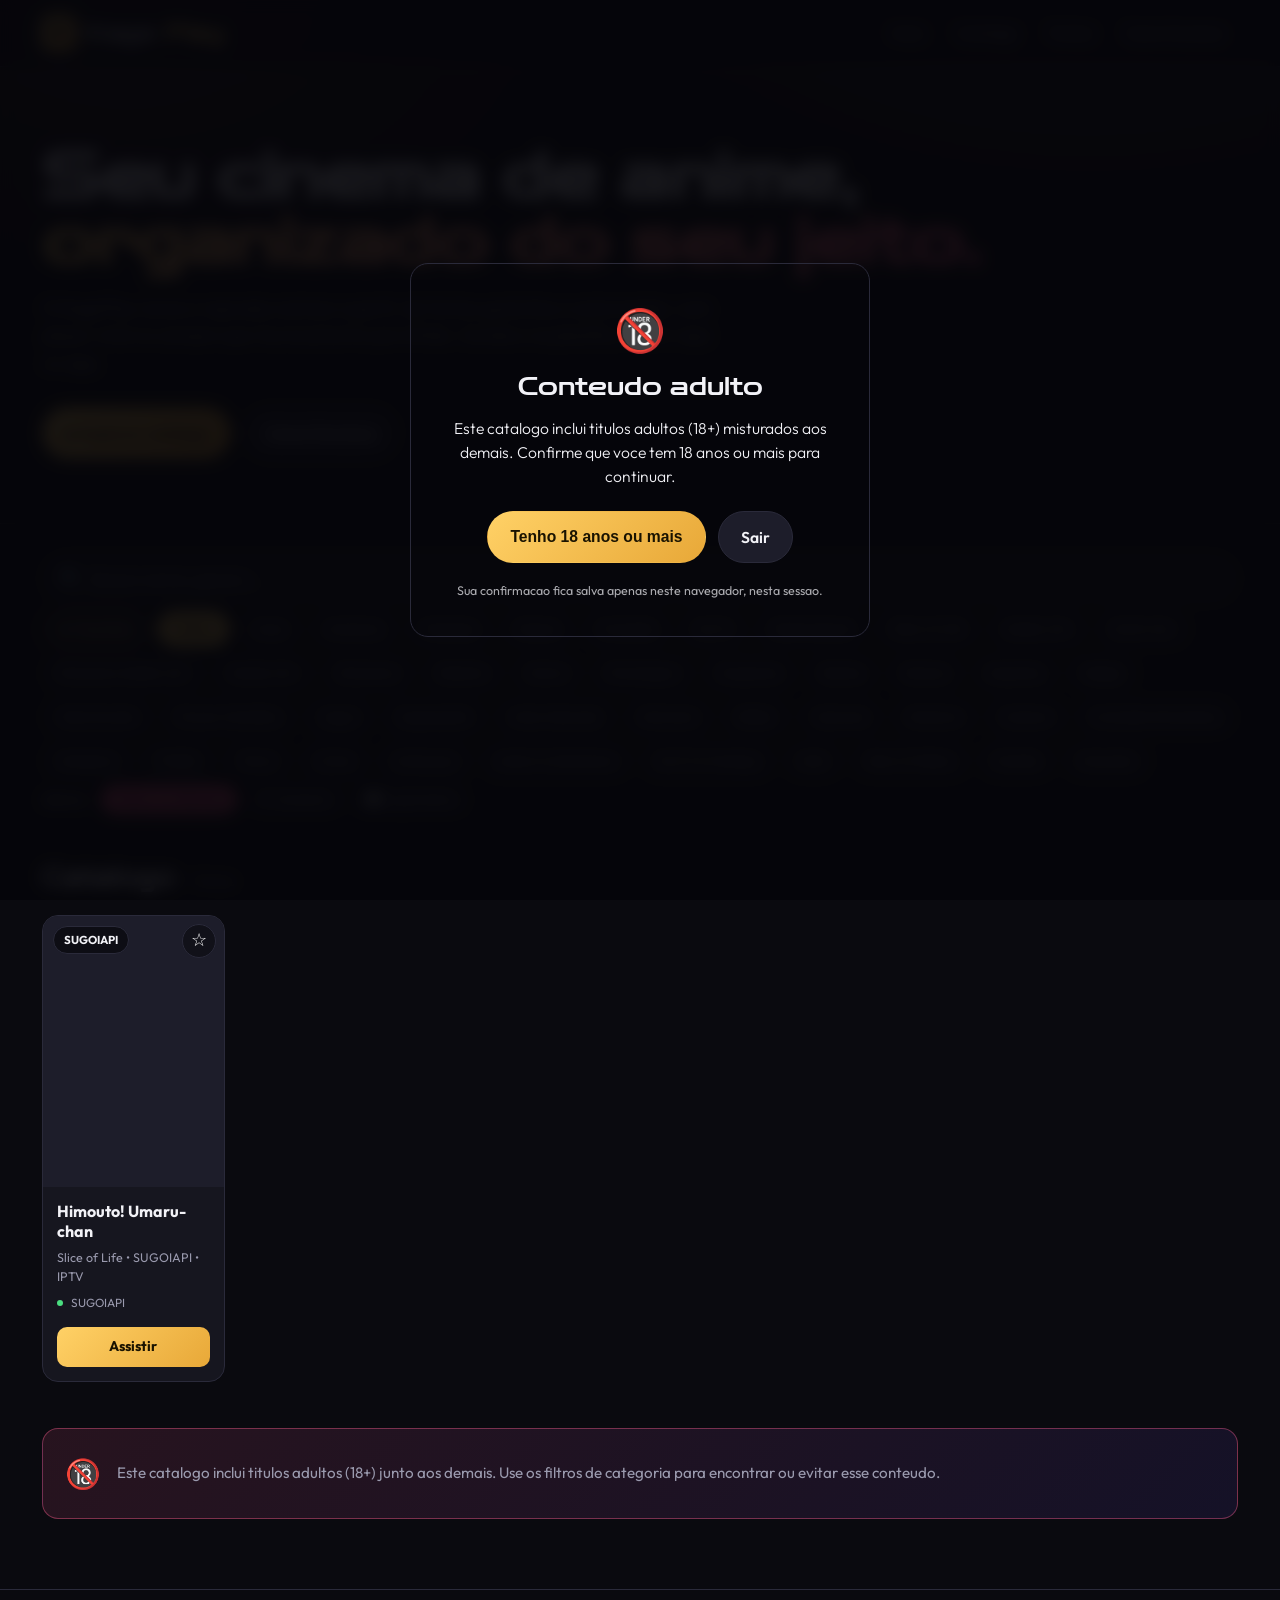
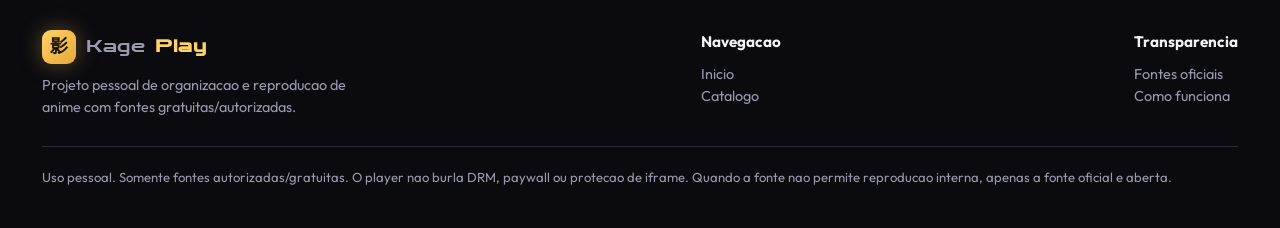
<file: index.html>
<!DOCTYPE html>
<html lang="pt-BR">
<head>
  <meta charset="UTF-8">
  <meta name="viewport" content="width=device-width, initial-scale=1.0">
  <title>KagePlay — App</title>
  <meta name="description" content="App tecnico do KagePlay: catalogo e player interno de animes a partir de fontes gratuitas/autorizadas.">
  <meta http-equiv="Cache-Control" content="no-cache, no-store, must-revalidate">
  <meta http-equiv="Pragma" content="no-cache">
  <meta http-equiv="Expires" content="0">
  <link rel="stylesheet" href="./assets/css/style.css?v=20260601-1">
</head>
<body>

<div id="age-gate" class="age-gate" hidden>
  <div class="age-box">
    <span class="age-ic">🔞</span>
    <h2>Conteudo adulto</h2>
    <p>Este catalogo inclui titulos adultos (18+) misturados aos demais. Confirme que voce tem 18 anos ou mais para continuar.</p>
    <div class="age-actions">
      <button id="age-yes" class="btn btn-primary">Tenho 18 anos ou mais</button>
      <a id="age-no" class="btn btn-ghost" href="https://www.google.com">Sair</a>
    </div>
    <small>Sua confirmacao fica salva apenas neste navegador, nesta sessao.</small>
  </div>
</div>
<script>
  (function () {
    try {
      if (sessionStorage.getItem("kp_age_ok") === "1") return;
    } catch (e) {}
    document.addEventListener("DOMContentLoaded", function () {
      var g = document.getElementById("age-gate");
      if (!g) return;
      g.hidden = false;
      document.body.style.overflow = "hidden";
      document.getElementById("age-yes").onclick = function () {
        try { sessionStorage.setItem("kp_age_ok", "1"); } catch (e) {}
        g.hidden = true;
        document.body.style.overflow = "";
      };
    });
  })();
</script>

  <header class="kp-header">
    <div class="wrap bar">
      <a class="logo" href="./index.html">
        <span class="mark">影</span> Kage<b>Play</b>
      </a>
      <nav class="nav">
        <a href="./index.html">Inicio</a>
        <a href="#catalogo">Catalogo</a>
        <a href="./pages/fontes-oficiais.html">Fontes</a>
        <a href="./pages/como-funciona.html">Como funciona</a>
      </nav>
    </div>
  </header>

  <section class="hero">
    <div class="wrap">
      <h1>Seu cinema de anime, <span class="g">organizado do seu jeito.</span></h1>
      <p>O KagePlay reune e reproduz animes a partir de fontes gratuitas e autorizadas, com player interno sempre que tecnicamente permitido. Cerebro na planilha, motor aqui no app.</p>
      <div class="actions">
        <a class="btn btn-primary" href="#catalogo">▶ Explorar catalogo</a>
        <a class="btn btn-ghost" href="./pages/como-funciona.html">Como funciona</a>
      </div>
    </div>
  </section>

  <main class="wrap" id="catalogo">
    <div class="tools">
      <div class="search">
        🔍 <input id="search" type="text" placeholder="Buscar anime, genero...">
      </div>
    </div>
    <div class="chips" id="chips"></div>

    <div class="idiomas" id="idiomas"></div>

    <section class="continuar" id="continuar" style="display:none"></section>

    <div class="sec-head">
      <h2>Catalogo</h2>
      <span id="counter">carregando...</span>
    </div>
    <div class="grid" id="grid"></div>

    <div class="adult-banner">
      <span class="ic">🔞</span>
      <p>Este catalogo inclui titulos adultos (18+) junto aos demais. Use os filtros de categoria para encontrar ou evitar esse conteudo.</p>
    </div>
  </main>

  <footer class="kp-footer">
    <div class="wrap">
      <div class="cols">
        <div>
          <div class="logo" style="font-size:1.1rem"><span class="mark">影</span> Kage<b>Play</b></div>
          <p style="margin-top:10px;max-width:34ch">Projeto pessoal de organizacao e reproducao de anime com fontes gratuitas/autorizadas.</p>
        </div>
        <div>
          <h4>Navegacao</h4>
          <p><a href="./index.html">Inicio</a></p>
          <p><a href="#catalogo">Catalogo</a></p>
        </div>
        <div>
          <h4>Transparencia</h4>
          <p><a href="./pages/fontes-oficiais.html">Fontes oficiais</a></p>
          <p><a href="./pages/como-funciona.html">Como funciona</a></p>
        </div>
      </div>
      <div class="legal">
        Uso pessoal. Somente fontes autorizadas/gratuitas. O player nao burla DRM, paywall ou protecao de iframe. Quando a fonte nao permite reproducao interna, apenas a fonte oficial e aberta.
      </div>
    </div>
  </footer>

  <script src="./assets/js/store.js?v=20260601-1"></script>
  <script src="./assets/js/catalog.js?v=20260601-2"></script>
</body>
</html>
</file>
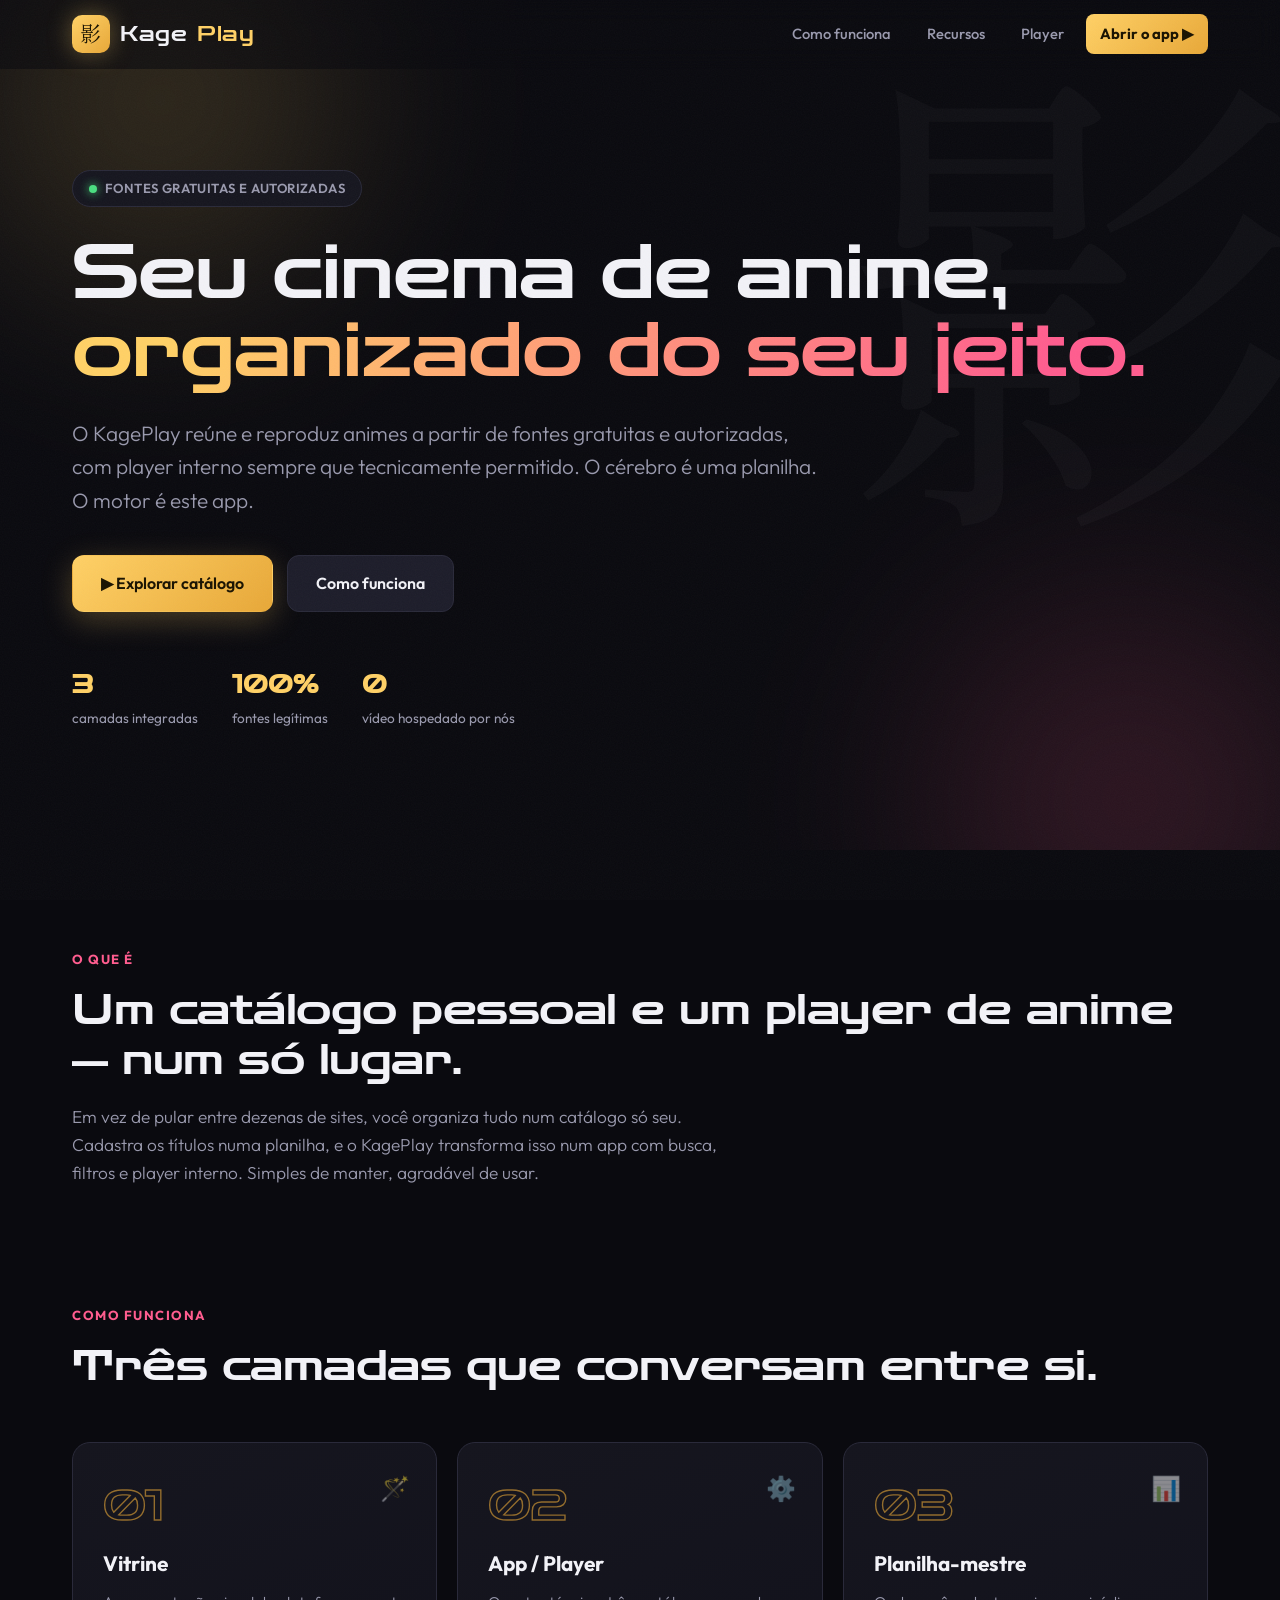
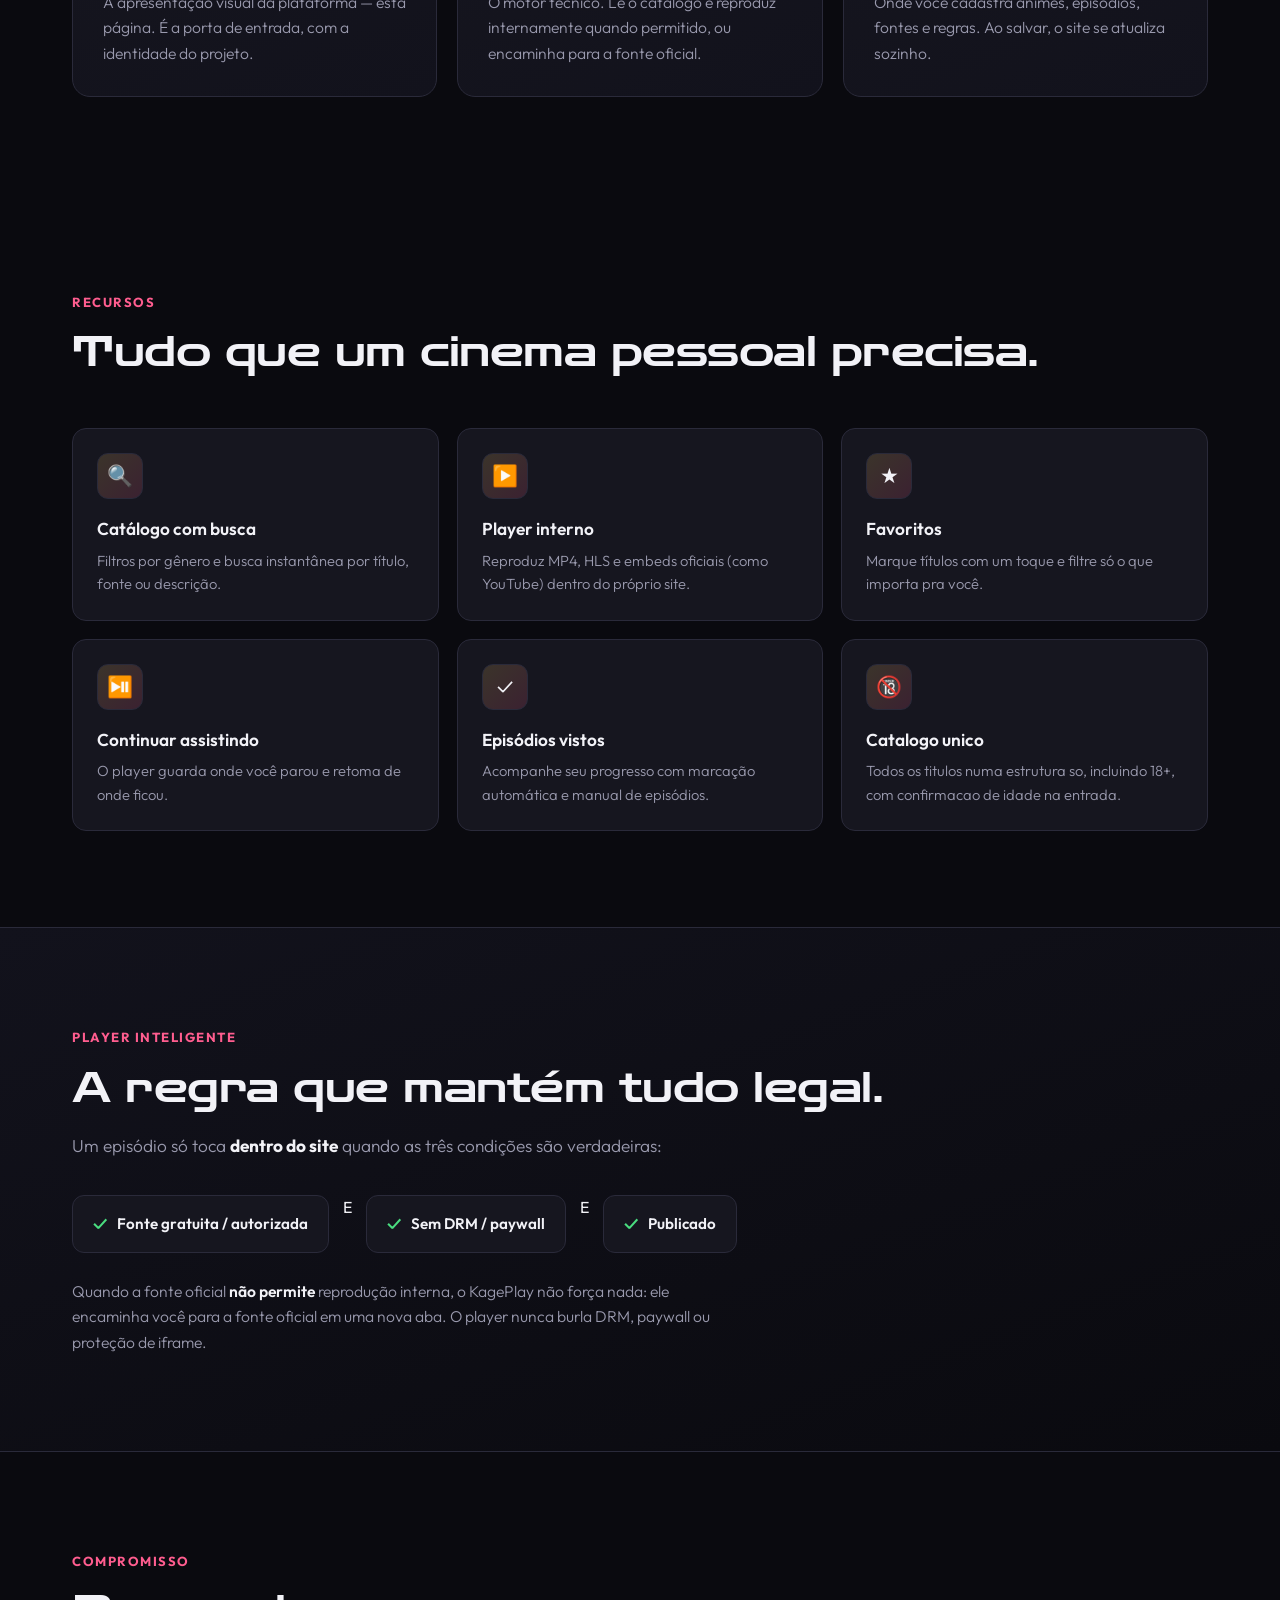
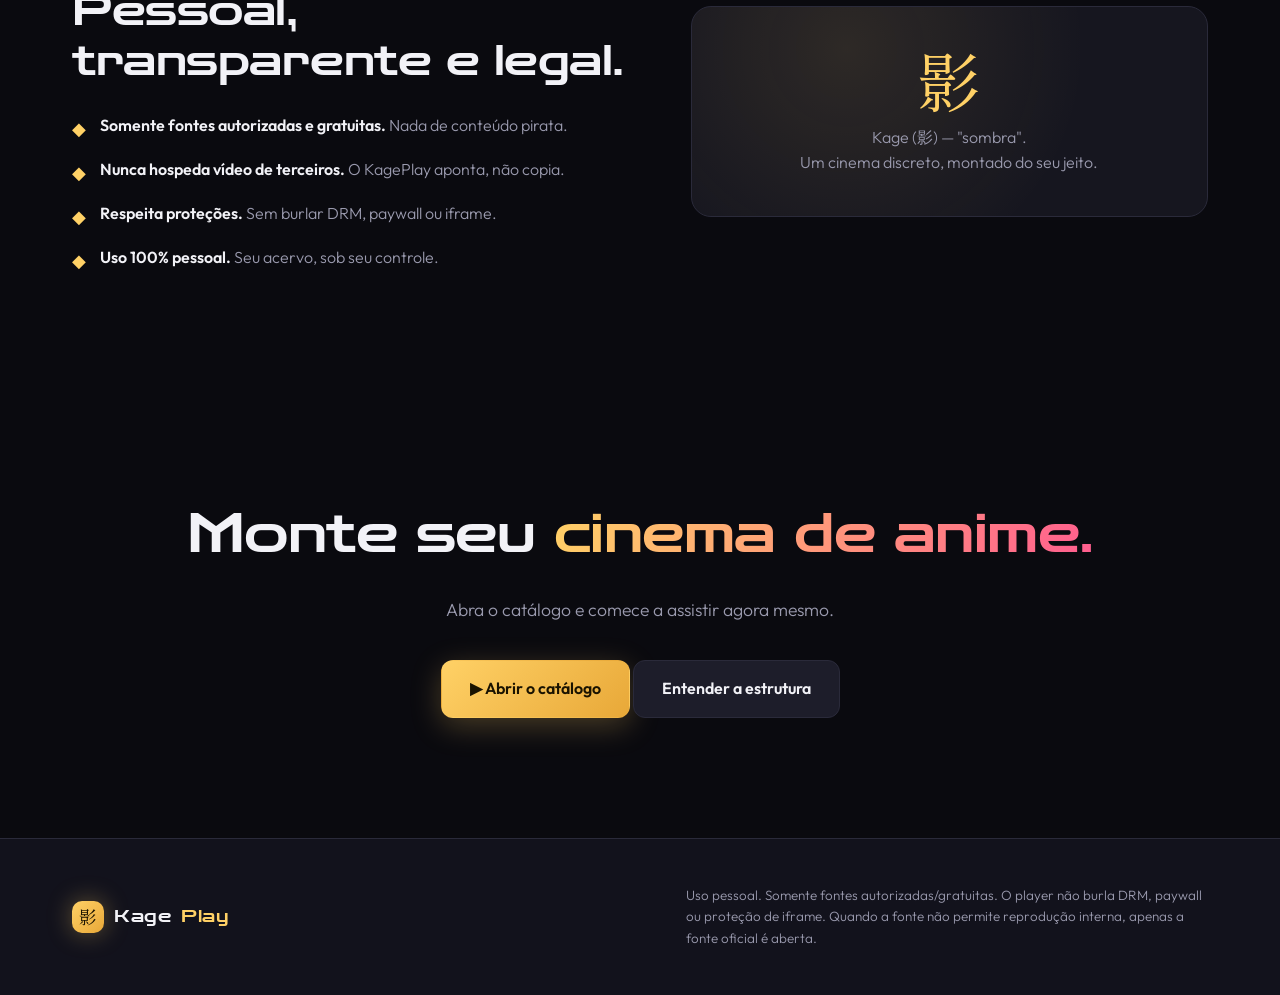
<file: vitrine/index.html>
<!DOCTYPE html>
<html lang="pt-BR">
<head>
<meta charset="UTF-8">
<meta name="viewport" content="width=device-width, initial-scale=1.0">
<title>KagePlay — Seu cinema de anime</title>
<meta name="description" content="KagePlay reúne e reproduz animes a partir de fontes gratuitas e autorizadas. Catálogo, player interno, favoritos e continuar assistindo — organizados do seu jeito.">
<link rel="preconnect" href="https://fonts.googleapis.com">
<link rel="preconnect" href="https://fonts.gstatic.com" crossorigin>
<link href="https://fonts.googleapis.com/css2?family=Zen+Dots&family=Outfit:wght@300;400;500;600;700;800&family=Shippori+Mincho:wght@600;700&display=swap" rel="stylesheet">
<style>
  :root{
    --bg:#0a0a0f; --bg2:#12121c; --card:#16161f; --elev:#1d1d2a;
    --line:#2a2a3a; --ink:#f2f2f7; --soft:#9a9aae;
    --gold:#ffd166; --gold-deep:#e8a838; --magenta:#ff5d8f; --violet:#8b5cf6;
    --ok:#4ade80;
  }
  *{margin:0;padding:0;box-sizing:border-box}
  html{scroll-behavior:smooth}
  body{
    background:var(--bg); color:var(--ink);
    font-family:'Outfit',sans-serif; line-height:1.6;
    overflow-x:hidden;
  }
  /* textura de grão sutil sobre tudo */
  body::before{
    content:""; position:fixed; inset:0; z-index:9999; pointer-events:none; opacity:.035;
    background-image:url("data:image/svg+xml,%3Csvg xmlns='http://www.w3.org/2000/svg' width='120' height='120'%3E%3Cfilter id='n'%3E%3CfeTurbulence type='fractalNoise' baseFrequency='0.85' numOctaves='3'/%3E%3C/filter%3E%3Crect width='100%25' height='100%25' filter='url(%23n)'/%3E%3C/svg%3E");
  }
  .wrap{max-width:1180px;margin:0 auto;padding:0 22px}
  a{color:inherit;text-decoration:none}

  /* ---------- HEADER ---------- */
  header{
    position:fixed;top:0;left:0;right:0;z-index:100;
    backdrop-filter:blur(12px); background:rgba(10,10,15,.6);
    border-bottom:1px solid transparent; transition:.3s;
  }
  header.scrolled{border-bottom-color:var(--line); background:rgba(10,10,15,.85)}
  .nav{display:flex;align-items:center;justify-content:space-between;height:68px}
  .logo{font-family:'Zen Dots',sans-serif;font-size:1.25rem;letter-spacing:.5px;display:flex;align-items:center;gap:10px}
  .logo .mark{
    display:grid;place-items:center;width:38px;height:38px;border-radius:10px;
    background:linear-gradient(135deg,var(--gold),var(--gold-deep));
    color:#1a1300;font-family:'Shippori Mincho',serif;font-size:1.3rem;
    box-shadow:0 0 24px rgba(255,209,102,.35);
  }
  .logo b{color:var(--gold);font-weight:400}
  .navlinks{display:flex;gap:8px;align-items:center}
  .navlinks a{padding:8px 14px;border-radius:8px;color:var(--soft);font-weight:500;font-size:.92rem;transition:.2s}
  .navlinks a:hover{color:var(--ink);background:var(--elev)}
  .navlinks .cta{
    background:linear-gradient(135deg,var(--gold),var(--gold-deep));color:#1a1300;font-weight:700;
  }
  .navlinks .cta:hover{background:linear-gradient(135deg,var(--gold),var(--gold-deep));filter:brightness(1.08)}
  @media(max-width:720px){.navlinks a:not(.cta){display:none}}

  /* ---------- HERO ---------- */
  .hero{position:relative;padding:170px 0 120px;overflow:hidden}
  .hero-bg{position:absolute;inset:0;z-index:0}
  .hero-bg .glow{position:absolute;border-radius:50%;filter:blur(90px);opacity:.5}
  .hero-bg .g1{width:560px;height:560px;background:radial-gradient(circle,var(--gold),transparent 70%);top:-180px;left:-120px;opacity:.22}
  .hero-bg .g2{width:620px;height:620px;background:radial-gradient(circle,var(--magenta),transparent 70%);bottom:-260px;right:-160px;opacity:.20}
  .hero-bg .kanji{
    position:absolute;right:-40px;top:40px;font-family:'Shippori Mincho',serif;
    font-size:30rem;line-height:1;color:#fff;opacity:.025;user-select:none;
  }
  .hero .wrap{position:relative;z-index:1}
  .eyebrow{
    display:inline-flex;align-items:center;gap:8px;padding:7px 16px;border-radius:999px;
    border:1px solid var(--line);background:var(--card);color:var(--soft);
    font-size:.82rem;font-weight:600;letter-spacing:.4px;text-transform:uppercase;margin-bottom:28px;
  }
  .eyebrow .pulse{width:8px;height:8px;border-radius:50%;background:var(--ok);box-shadow:0 0 10px var(--ok)}
  h1.title{
    font-family:'Zen Dots',sans-serif;font-weight:400;font-size:clamp(2.4rem,6.2vw,4.6rem);
    line-height:1.06;letter-spacing:-1px;max-width:16ch;
  }
  h1.title .accent{
    background:linear-gradient(110deg,var(--gold) 10%,var(--magenta) 90%);
    -webkit-background-clip:text;background-clip:text;-webkit-text-fill-color:transparent;
  }
  .hero p.lead{color:var(--soft);font-size:clamp(1.05rem,2vw,1.3rem);max-width:54ch;margin-top:26px;font-weight:300}
  .hero .actions{display:flex;gap:14px;margin-top:38px;flex-wrap:wrap}
  .btn{
    padding:15px 28px;border-radius:12px;font-weight:600;font-size:1rem;cursor:pointer;
    transition:.2s;display:inline-flex;align-items:center;gap:10px;border:1px solid transparent;
  }
  .btn-primary{background:linear-gradient(135deg,var(--gold),var(--gold-deep));color:#1a1300;box-shadow:0 8px 30px rgba(255,209,102,.25)}
  .btn-primary:hover{transform:translateY(-2px);box-shadow:0 12px 38px rgba(255,209,102,.38)}
  .btn-ghost{background:var(--elev);border-color:var(--line);color:var(--ink)}
  .btn-ghost:hover{border-color:var(--gold);color:var(--gold)}
  .hero-stats{display:flex;gap:34px;margin-top:54px;flex-wrap:wrap}
  .hero-stats .s b{font-family:'Zen Dots',sans-serif;font-size:1.5rem;color:var(--gold);display:block}
  .hero-stats .s span{color:var(--soft);font-size:.85rem}

  /* ---------- SECTIONS ---------- */
  section.block{padding:96px 0;position:relative}
  .sec-tag{color:var(--magenta);font-weight:700;font-size:.82rem;letter-spacing:1.5px;text-transform:uppercase}
  h2.sec{font-family:'Zen Dots',sans-serif;font-weight:400;font-size:clamp(1.7rem,3.6vw,2.7rem);line-height:1.15;margin-top:14px;letter-spacing:-.5px}
  .sec-lead{color:var(--soft);font-size:1.08rem;max-width:62ch;margin-top:18px;font-weight:300}

  /* reveal on scroll */
  .reveal{opacity:0;transform:translateY(26px);transition:opacity .7s cubic-bezier(.2,.7,.2,1),transform .7s cubic-bezier(.2,.7,.2,1)}
  .reveal.in{opacity:1;transform:none}

  /* 3 camadas */
  .layers{display:grid;grid-template-columns:repeat(3,1fr);gap:20px;margin-top:50px}
  @media(max-width:860px){.layers{grid-template-columns:1fr}}
  .layer{
    background:linear-gradient(160deg,var(--card),var(--bg2));
    border:1px solid var(--line);border-radius:18px;padding:30px;position:relative;overflow:hidden;transition:.25s;
  }
  .layer:hover{border-color:var(--gold);transform:translateY(-4px)}
  .layer .num{font-family:'Zen Dots',sans-serif;font-size:2.6rem;color:transparent;-webkit-text-stroke:1.4px var(--gold-deep);opacity:.6}
  .layer h3{font-size:1.3rem;margin:8px 0 10px;font-weight:700}
  .layer p{color:var(--soft);font-size:.98rem;font-weight:300}
  .layer .ic{position:absolute;top:26px;right:26px;font-size:1.5rem;opacity:.5}

  /* recursos grid */
  .feats{display:grid;grid-template-columns:repeat(3,1fr);gap:18px;margin-top:50px}
  @media(max-width:860px){.feats{grid-template-columns:repeat(2,1fr)}}
  @media(max-width:540px){.feats{grid-template-columns:1fr}}
  .feat{background:var(--card);border:1px solid var(--line);border-radius:14px;padding:24px;transition:.25s}
  .feat:hover{background:var(--elev);border-color:var(--magenta)}
  .feat .fic{
    width:46px;height:46px;border-radius:11px;display:grid;place-items:center;font-size:1.3rem;margin-bottom:16px;
    background:linear-gradient(135deg,rgba(255,209,102,.16),rgba(255,93,143,.16));border:1px solid var(--line);
  }
  .feat h3{font-size:1.08rem;margin-bottom:6px;font-weight:600}
  .feat p{color:var(--soft);font-size:.92rem;font-weight:300}

  /* player inteligente */
  .smart{background:linear-gradient(160deg,var(--bg2),var(--bg));border-top:1px solid var(--line);border-bottom:1px solid var(--line)}
  .rule{display:flex;gap:14px;flex-wrap:wrap;margin-top:36px}
  .cond{
    display:flex;align-items:center;gap:10px;padding:14px 20px;border-radius:12px;
    background:var(--card);border:1px solid var(--line);font-weight:600;font-size:.95rem;
  }
  .cond .chk{color:var(--ok);font-size:1.1rem}
  .cond .op{color:var(--gold);font-family:'Zen Dots',sans-serif;font-size:.8rem;align-self:center}
  .smart-note{margin-top:26px;color:var(--soft);font-size:.98rem;max-width:64ch;font-weight:300}
  .smart-note b{color:var(--ink);font-weight:600}

  /* compromisso */
  .pledge{display:grid;grid-template-columns:1.1fr 1fr;gap:50px;align-items:center}
  @media(max-width:860px){.pledge{grid-template-columns:1fr}}
  .pledge ul{list-style:none;margin-top:26px;display:flex;flex-direction:column;gap:14px}
  .pledge li{display:flex;gap:14px;align-items:flex-start;color:var(--soft);font-weight:300}
  .pledge li b{color:var(--ink);font-weight:600}
  .pledge li .mk{color:var(--gold);font-size:1.1rem;flex-shrink:0;margin-top:2px}
  .pledge-card{
    background:radial-gradient(circle at 30% 20%,rgba(255,209,102,.1),transparent 60%),var(--card);
    border:1px solid var(--line);border-radius:20px;padding:40px;text-align:center;
  }
  .pledge-card .big{font-family:'Shippori Mincho',serif;font-size:4rem;color:var(--gold);line-height:1}
  .pledge-card p{color:var(--soft);margin-top:14px;font-weight:300}

  /* CTA final */
  .final{text-align:center;padding:120px 0}
  .final h2{font-family:'Zen Dots',sans-serif;font-weight:400;font-size:clamp(2rem,5vw,3.4rem);letter-spacing:-.5px}
  .final h2 .accent{background:linear-gradient(110deg,var(--gold),var(--magenta));-webkit-background-clip:text;background-clip:text;-webkit-text-fill-color:transparent}
  .final p{color:var(--soft);margin-top:18px;font-size:1.1rem;font-weight:300}
  .final .actions{justify-content:center;margin-top:36px}

  /* footer */
  footer{border-top:1px solid var(--line);padding:46px 0;background:var(--bg2)}
  .foot{display:flex;justify-content:space-between;gap:30px;flex-wrap:wrap;align-items:center}
  .foot .legal{color:var(--soft);font-size:.84rem;max-width:58ch;font-weight:300}
</style>
</head>
<body>

<header id="hdr">
  <div class="wrap nav">
    <a class="logo" href="#top"><span class="mark">影</span>Kage<b>Play</b></a>
    <nav class="navlinks">
      <a href="#como">Como funciona</a>
      <a href="#recursos">Recursos</a>
      <a href="#player">Player</a>
      <a class="cta" href="./index.html">Abrir o app ▶</a>
    </nav>
  </div>
</header>

<!-- HERO -->
<section class="hero" id="top">
  <div class="hero-bg">
    <div class="glow g1"></div>
    <div class="glow g2"></div>
    <div class="kanji">影</div>
  </div>
  <div class="wrap">
    <span class="eyebrow reveal"><span class="pulse"></span> Fontes gratuitas e autorizadas</span>
    <h1 class="title reveal">Seu cinema de anime, <span class="accent">organizado do seu jeito.</span></h1>
    <p class="lead reveal">O KagePlay reúne e reproduz animes a partir de fontes gratuitas e autorizadas, com player interno sempre que tecnicamente permitido. O cérebro é uma planilha. O motor é este app.</p>
    <div class="actions reveal">
      <a class="btn btn-primary" href="./index.html">▶ Explorar catálogo</a>
      <a class="btn btn-ghost" href="#como">Como funciona</a>
    </div>
    <div class="hero-stats reveal">
      <div class="s"><b>3</b><span>camadas integradas</span></div>
      <div class="s"><b>100%</b><span>fontes legítimas</span></div>
      <div class="s"><b>0</b><span>vídeo hospedado por nós</span></div>
    </div>
  </div>
</section>

<!-- O QUE É -->
<section class="block" id="oque">
  <div class="wrap">
    <span class="sec-tag reveal">O que é</span>
    <h2 class="sec reveal">Um catálogo pessoal e um player de anime — num só lugar.</h2>
    <p class="sec-lead reveal">Em vez de pular entre dezenas de sites, você organiza tudo num catálogo só seu. Cadastra os títulos numa planilha, e o KagePlay transforma isso num app com busca, filtros e player interno. Simples de manter, agradável de usar.</p>
  </div>
</section>

<!-- COMO FUNCIONA -->
<section class="block" id="como" style="padding-top:20px">
  <div class="wrap">
    <span class="sec-tag reveal">Como funciona</span>
    <h2 class="sec reveal">Três camadas que conversam entre si.</h2>
    <div class="layers">
      <div class="layer reveal">
        <span class="ic">🪄</span>
        <div class="num">01</div>
        <h3>Vitrine</h3>
        <p>A apresentação visual da plataforma — esta página. É a porta de entrada, com a identidade do projeto.</p>
      </div>
      <div class="layer reveal">
        <span class="ic">⚙️</span>
        <div class="num">02</div>
        <h3>App / Player</h3>
        <p>O motor técnico. Lê o catálogo e reproduz internamente quando permitido, ou encaminha para a fonte oficial.</p>
      </div>
      <div class="layer reveal">
        <span class="ic">📊</span>
        <div class="num">03</div>
        <h3>Planilha-mestre</h3>
        <p>Onde você cadastra animes, episódios, fontes e regras. Ao salvar, o site se atualiza sozinho.</p>
      </div>
    </div>
  </div>
</section>

<!-- RECURSOS -->
<section class="block" id="recursos">
  <div class="wrap">
    <span class="sec-tag reveal">Recursos</span>
    <h2 class="sec reveal">Tudo que um cinema pessoal precisa.</h2>
    <div class="feats">
      <div class="feat reveal"><div class="fic">🔍</div><h3>Catálogo com busca</h3><p>Filtros por gênero e busca instantânea por título, fonte ou descrição.</p></div>
      <div class="feat reveal"><div class="fic">▶️</div><h3>Player interno</h3><p>Reproduz MP4, HLS e embeds oficiais (como YouTube) dentro do próprio site.</p></div>
      <div class="feat reveal"><div class="fic">★</div><h3>Favoritos</h3><p>Marque títulos com um toque e filtre só o que importa pra você.</p></div>
      <div class="feat reveal"><div class="fic">⏯️</div><h3>Continuar assistindo</h3><p>O player guarda onde você parou e retoma de onde ficou.</p></div>
      <div class="feat reveal"><div class="fic">✓</div><h3>Episódios vistos</h3><p>Acompanhe seu progresso com marcação automática e manual de episódios.</p></div>
      <div class="feat reveal"><div class="fic">🔞</div><h3>Catalogo unico</h3><p>Todos os titulos numa estrutura so, incluindo 18+, com confirmacao de idade na entrada.</p></div>
    </div>
  </div>
</section>

<!-- PLAYER INTELIGENTE -->
<section class="block smart" id="player">
  <div class="wrap">
    <span class="sec-tag reveal">Player inteligente</span>
    <h2 class="sec reveal">A regra que mantém tudo legal.</h2>
    <p class="sec-lead reveal">Um episódio só toca <b style="color:var(--ink)">dentro do site</b> quando as três condições são verdadeiras:</p>
    <div class="rule">
      <div class="cond reveal"><span class="chk">✓</span> Fonte gratuita / autorizada</div>
      <span class="op reveal">E</span>
      <div class="cond reveal"><span class="chk">✓</span> Sem DRM / paywall</div>
      <span class="op reveal">E</span>
      <div class="cond reveal"><span class="chk">✓</span> Publicado</div>
    </div>
    <p class="smart-note reveal">Quando a fonte oficial <b>não permite</b> reprodução interna, o KagePlay não força nada: ele encaminha você para a fonte oficial em uma nova aba. O player nunca burla DRM, paywall ou proteção de iframe.</p>
  </div>
</section>

<!-- COMPROMISSO -->
<section class="block" id="compromisso">
  <div class="wrap pledge">
    <div class="reveal">
      <span class="sec-tag">Compromisso</span>
      <h2 class="sec">Pessoal, transparente e legal.</h2>
      <ul>
        <li><span class="mk">◆</span><div><b>Somente fontes autorizadas e gratuitas.</b> Nada de conteúdo pirata.</div></li>
        <li><span class="mk">◆</span><div><b>Nunca hospeda vídeo de terceiros.</b> O KagePlay aponta, não copia.</div></li>
        <li><span class="mk">◆</span><div><b>Respeita proteções.</b> Sem burlar DRM, paywall ou iframe.</div></li>
        <li><span class="mk">◆</span><div><b>Uso 100% pessoal.</b> Seu acervo, sob seu controle.</div></li>
      </ul>
    </div>
    <div class="pledge-card reveal">
      <div class="big">影</div>
      <p>Kage (影) — "sombra".<br>Um cinema discreto, montado do seu jeito.</p>
    </div>
  </div>
</section>

<!-- CTA FINAL -->
<section class="final">
  <div class="wrap">
    <h2 class="reveal">Monte seu <span class="accent">cinema de anime.</span></h2>
    <p class="reveal">Abra o catálogo e comece a assistir agora mesmo.</p>
    <div class="actions reveal">
      <a class="btn btn-primary" href="./index.html">▶ Abrir o catálogo</a>
      <a class="btn btn-ghost" href="./pages/como-funciona.html">Entender a estrutura</a>
    </div>
  </div>
</section>

<footer>
  <div class="wrap foot">
    <a class="logo" href="#top" style="font-size:1.05rem"><span class="mark" style="width:32px;height:32px;font-size:1.1rem">影</span>Kage<b>Play</b></a>
    <p class="legal">Uso pessoal. Somente fontes autorizadas/gratuitas. O player não burla DRM, paywall ou proteção de iframe. Quando a fonte não permite reprodução interna, apenas a fonte oficial é aberta.</p>
  </div>
</footer>

<script>
  // header com borda ao rolar
  const hdr = document.getElementById('hdr');
  addEventListener('scroll', () => hdr.classList.toggle('scrolled', scrollY > 20));

  // reveal on scroll com stagger
  const io = new IntersectionObserver((entries) => {
    entries.forEach((e, i) => {
      if (e.isIntersecting) {
        e.target.style.transitionDelay = (e.target.dataset.d || (i % 6) * 60) + 'ms';
        e.target.classList.add('in');
        io.unobserve(e.target);
      }
    });
  }, { threshold: .12 });
  document.querySelectorAll('.reveal').forEach(el => io.observe(el));
</script>
</body>
</html>
</file>
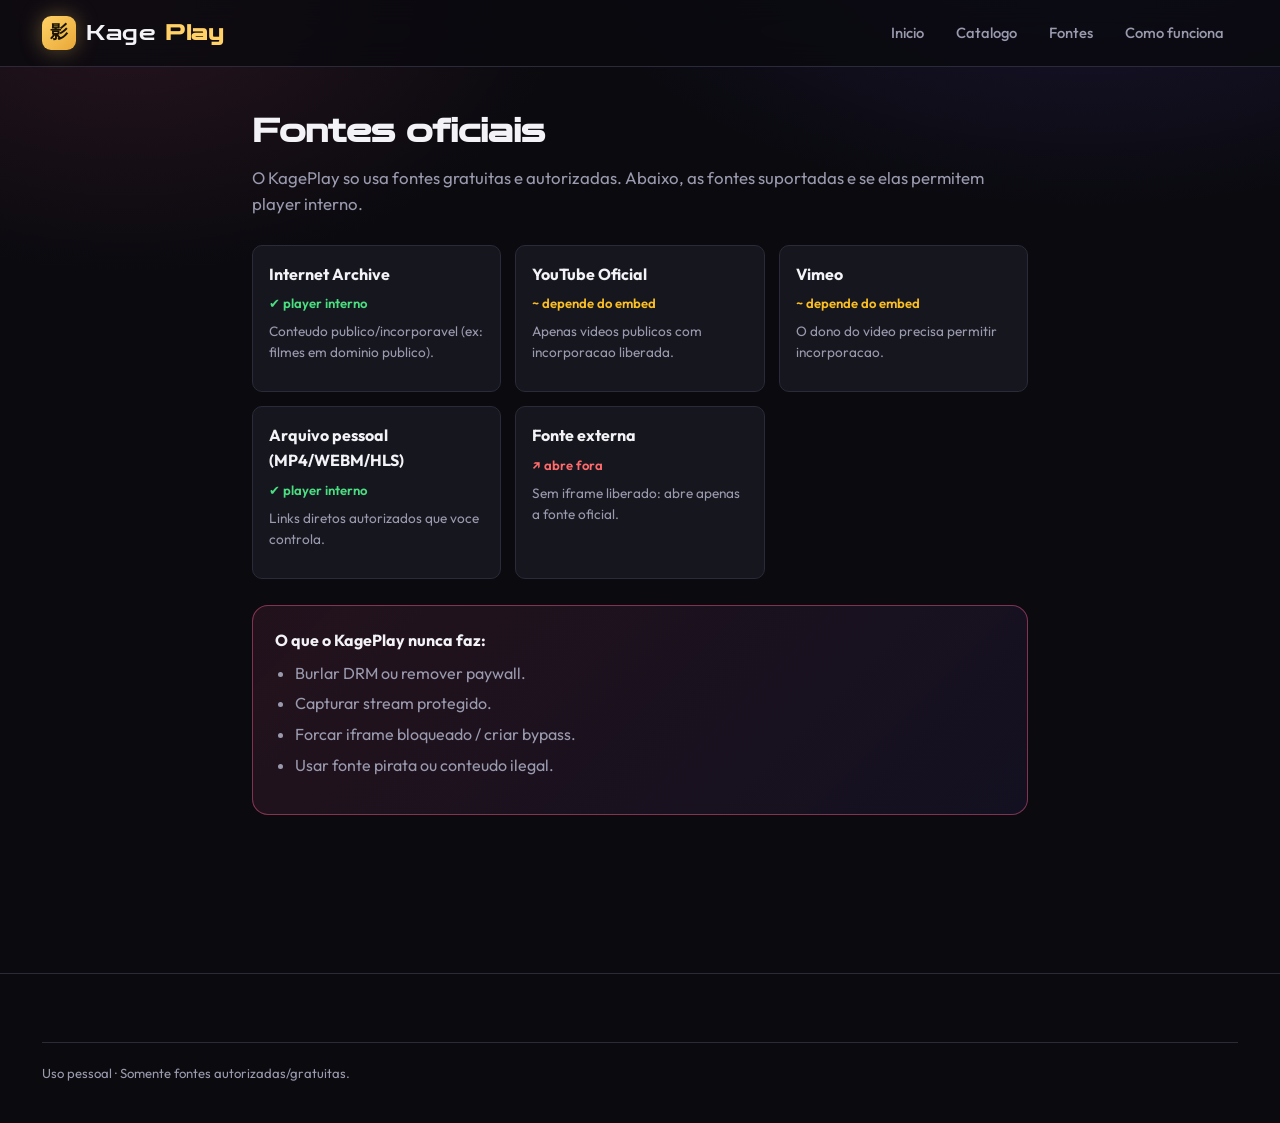
<file: fontes-oficiais.html>
<!DOCTYPE html>
<html lang="pt-BR">
<head>
  <meta charset="UTF-8">
  <meta name="viewport" content="width=device-width, initial-scale=1.0">
  <title>KagePlay — Fontes oficiais</title>
  <link rel="stylesheet" href="../assets/css/style.css">
</head>
<body>
  <header class="kp-header">
    <div class="wrap bar">
      <a class="logo" href="../index.html"><span class="mark">影</span> Kage<b>Play</b></a>
      <nav class="nav">
        <a href="../index.html">Inicio</a>
        <a href="../index.html#catalogo">Catalogo</a>
        <a href="./fontes-oficiais.html">Fontes</a>
        <a href="./como-funciona.html">Como funciona</a>
      </nav>
    </div>
  </header>

  <main class="page">
    <h1>Fontes oficiais</h1>
    <p class="lead">O KagePlay so usa fontes gratuitas e autorizadas. Abaixo, as fontes suportadas e se elas permitem player interno.</p>

    <div class="source-grid">
      <div class="source"><h3>Internet Archive</h3><span class="ok">✔ player interno</span><p style="color:var(--ink-soft);font-size:.85rem;margin-top:6px">Conteudo publico/incorporavel (ex: filmes em dominio publico).</p></div>
      <div class="source"><h3>YouTube Oficial</h3><span class="dep">~ depende do embed</span><p style="color:var(--ink-soft);font-size:.85rem;margin-top:6px">Apenas videos publicos com incorporacao liberada.</p></div>
      <div class="source"><h3>Vimeo</h3><span class="dep">~ depende do embed</span><p style="color:var(--ink-soft);font-size:.85rem;margin-top:6px">O dono do video precisa permitir incorporacao.</p></div>
      <div class="source"><h3>Arquivo pessoal (MP4/WEBM/HLS)</h3><span class="ok">✔ player interno</span><p style="color:var(--ink-soft);font-size:.85rem;margin-top:6px">Links diretos autorizados que voce controla.</p></div>
      <div class="source"><h3>Fonte externa</h3><span class="no">↗ abre fora</span><p style="color:var(--ink-soft);font-size:.85rem;margin-top:6px">Sem iframe liberado: abre apenas a fonte oficial.</p></div>
    </div>

    <div class="box warn" style="margin-top:26px">
      <b>O que o KagePlay nunca faz:</b>
      <ul style="margin-top:8px">
        <li>Burlar DRM ou remover paywall.</li>
        <li>Capturar stream protegido.</li>
        <li>Forcar iframe bloqueado / criar bypass.</li>
        <li>Usar fonte pirata ou conteudo ilegal.</li>
      </ul>
    </div>
  </main>

  <footer class="kp-footer"><div class="wrap"><div class="legal">Uso pessoal · Somente fontes autorizadas/gratuitas.</div></div></footer>
</body>
</html>
</file>
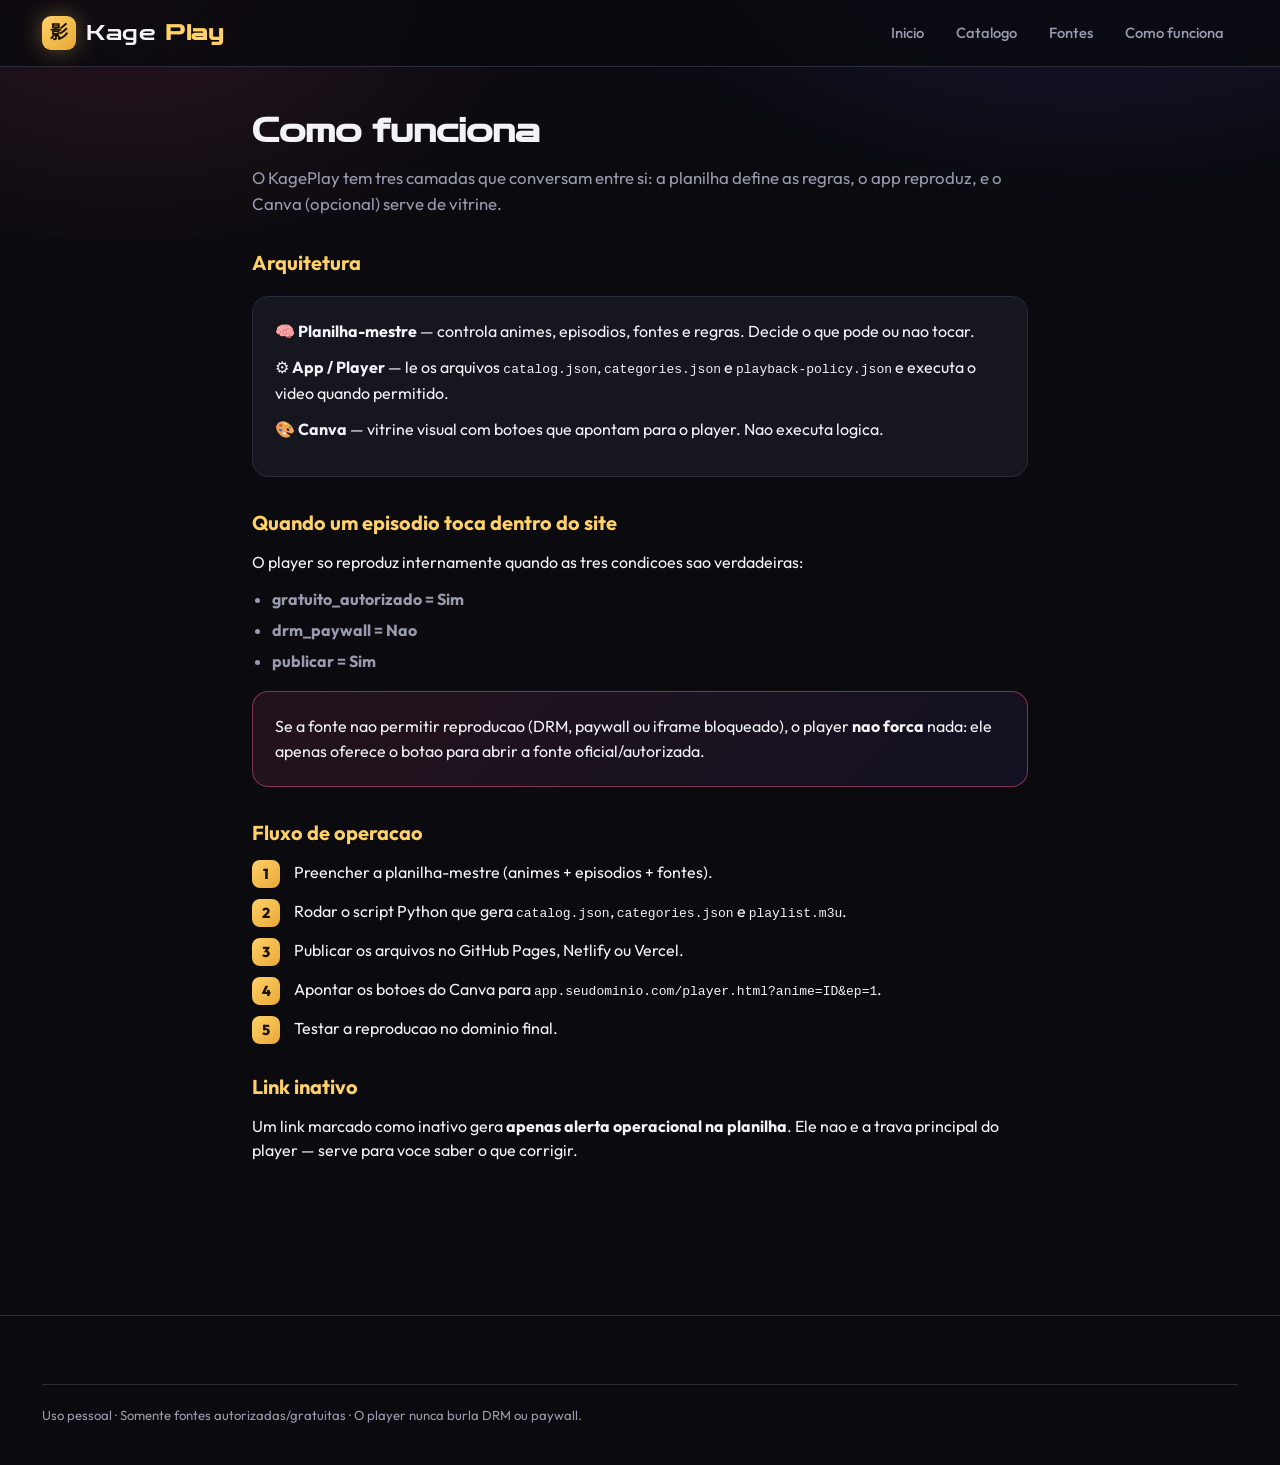
<file: pages/como-funciona.html>
<!DOCTYPE html>
<html lang="pt-BR">
<head>
  <meta charset="UTF-8">
  <meta name="viewport" content="width=device-width, initial-scale=1.0">
  <title>KagePlay — Como funciona</title>
  <link rel="stylesheet" href="../assets/css/style.css">
</head>
<body>
  <header class="kp-header">
    <div class="wrap bar">
      <a class="logo" href="../index.html"><span class="mark">影</span> Kage<b>Play</b></a>
      <nav class="nav">
        <a href="../index.html">Inicio</a>
        <a href="../index.html#catalogo">Catalogo</a>
        <a href="./fontes-oficiais.html">Fontes</a>
        <a href="./como-funciona.html">Como funciona</a>
      </nav>
    </div>
  </header>

  <main class="page">
    <h1>Como funciona</h1>
    <p class="lead">O KagePlay tem tres camadas que conversam entre si: a planilha define as regras, o app reproduz, e o Canva (opcional) serve de vitrine.</p>

    <h2>Arquitetura</h2>
    <div class="box">
      <p><b>🧠 Planilha-mestre</b> — controla animes, episodios, fontes e regras. Decide o que pode ou nao tocar.</p>
      <p><b>⚙️ App / Player</b> — le os arquivos <code>catalog.json</code>, <code>categories.json</code> e <code>playback-policy.json</code> e executa o video quando permitido.</p>
      <p><b>🎨 Canva</b> — vitrine visual com botoes que apontam para o player. Nao executa logica.</p>
    </div>

    <h2>Quando um episodio toca dentro do site</h2>
    <p>O player so reproduz internamente quando as tres condicoes sao verdadeiras:</p>
    <ul>
      <li><b>gratuito_autorizado = Sim</b></li>
      <li><b>drm_paywall = Nao</b></li>
      <li><b>publicar = Sim</b></li>
    </ul>
    <div class="box warn">
      Se a fonte nao permitir reproducao (DRM, paywall ou iframe bloqueado), o player <b>nao forca</b> nada: ele apenas oferece o botao para abrir a fonte oficial/autorizada.
    </div>

    <h2>Fluxo de operacao</h2>
    <ol class="steps">
      <li>Preencher a planilha-mestre (animes + episodios + fontes).</li>
      <li>Rodar o script Python que gera <code>catalog.json</code>, <code>categories.json</code> e <code>playlist.m3u</code>.</li>
      <li>Publicar os arquivos no GitHub Pages, Netlify ou Vercel.</li>
      <li>Apontar os botoes do Canva para <code>app.seudominio.com/player.html?anime=ID&ep=1</code>.</li>
      <li>Testar a reproducao no dominio final.</li>
    </ol>

    <h2>Link inativo</h2>
    <p>Um link marcado como inativo gera <b>apenas alerta operacional na planilha</b>. Ele nao e a trava principal do player — serve para voce saber o que corrigir.</p>
  </main>

  <footer class="kp-footer"><div class="wrap"><div class="legal">Uso pessoal · Somente fontes autorizadas/gratuitas · O player nunca burla DRM ou paywall.</div></div></footer>
</body>
</html>
</file>
<file: assets/css/style.css>
/* ============================================================
   KAGEPLAY — assets/css/style.css
   Tema: "shadow play" — escuro, dourado/ambar + magenta de acento
   ============================================================ */

@import url('https://fonts.googleapis.com/css2?family=Zen+Dots&family=Outfit:wght@300;400;500;600;700&display=swap');

:root {
  --bg:        #0a0a0f;
  --bg-soft:   #12121c;
  --bg-card:   #16161f;
  --bg-elev:   #1d1d2a;
  --line:      #2a2a3a;
  --ink:       #f2f2f7;
  --ink-soft:  #9a9aae;
  --gold:      #ffd166;
  --gold-deep: #e8a838;
  --magenta:   #ff5d8f;
  --violet:    #7c5cff;
  --ok:        #4ade80;
  --warn:      #fbbf24;
  --err:       #ff6b6b;
  --radius:    16px;
  --radius-sm: 10px;
  --shadow:    0 18px 50px -12px rgba(0,0,0,.7);
  --maxw:      1240px;
}

* { box-sizing: border-box; margin: 0; padding: 0; }

html { scroll-behavior: smooth; }

body {
  font-family: 'Outfit', system-ui, sans-serif;
  background: var(--bg);
  color: var(--ink);
  line-height: 1.55;
  min-height: 100vh;
  background-image:
    radial-gradient(900px 500px at 85% -10%, rgba(124,92,255,.16), transparent 60%),
    radial-gradient(800px 500px at 10% 0%, rgba(255,93,143,.12), transparent 55%);
  background-attachment: fixed;
}

a { color: inherit; text-decoration: none; }
img { display: block; max-width: 100%; }

.wrap { max-width: var(--maxw); margin: 0 auto; padding: 0 22px; }

/* ---------- HEADER ---------- */
.kp-header {
  position: sticky; top: 0; z-index: 50;
  backdrop-filter: blur(14px);
  background: rgba(10,10,15,.78);
  border-bottom: 1px solid var(--line);
}
.kp-header .bar {
  display: flex; align-items: center; gap: 22px;
  height: 66px;
}
.logo {
  display: flex; align-items: center; gap: 10px;
  font-family: 'Zen Dots', sans-serif;
  font-size: 1.32rem; letter-spacing: .5px;
}
.logo .mark {
  width: 34px; height: 34px; border-radius: 9px;
  display: grid; place-items: center;
  background: linear-gradient(135deg, var(--gold), var(--gold-deep));
  color: #1a1300; font-weight: 900; font-size: 1.1rem;
  box-shadow: 0 0 22px rgba(255,209,102,.35);
}
.logo b { color: var(--gold); }
.nav { display: flex; gap: 4px; margin-left: auto; flex-wrap: wrap; }
.nav a {
  padding: 8px 14px; border-radius: 999px;
  color: var(--ink-soft); font-size: .92rem; font-weight: 500;
  transition: .18s;
}
.nav a:hover { color: var(--ink); background: var(--bg-elev); }
.nav a.cta {
  background: linear-gradient(135deg, var(--magenta), var(--violet));
  color: #fff; font-weight: 600;
}
.nav a.cta:hover { filter: brightness(1.1); }

/* ---------- HERO ---------- */
.hero {
  position: relative; overflow: hidden;
  padding: 78px 0 64px;
  border-bottom: 1px solid var(--line);
}
.hero h1 {
  font-family: 'Zen Dots', sans-serif;
  font-size: clamp(2.2rem, 6vw, 4rem);
  line-height: 1.02; letter-spacing: -.5px;
  max-width: 16ch;
}
.hero h1 .g {
  background: linear-gradient(120deg, var(--gold), var(--magenta));
  -webkit-background-clip: text; background-clip: text; color: transparent;
}
.hero p { color: var(--ink-soft); font-size: 1.12rem; max-width: 56ch; margin-top: 18px; }
.hero .actions { display: flex; gap: 12px; margin-top: 30px; flex-wrap: wrap; }
.btn {
  display: inline-flex; align-items: center; gap: 8px;
  padding: 13px 22px; border-radius: 999px; border: 1px solid transparent;
  font-weight: 600; font-size: .98rem; cursor: pointer; transition: .18s;
}
.btn-primary { background: linear-gradient(135deg, var(--gold), var(--gold-deep)); color: #1a1300; }
.btn-primary:hover { transform: translateY(-2px); box-shadow: 0 12px 30px -8px rgba(255,209,102,.5); }
.btn-ghost { background: var(--bg-elev); border-color: var(--line); color: var(--ink); }
.btn-ghost:hover { border-color: var(--gold); color: var(--gold); }

/* ---------- TOOLS BAR ---------- */
.tools { display: flex; gap: 12px; flex-wrap: wrap; align-items: center; margin: 30px 0 8px; }
.search {
  flex: 1; min-width: 220px; display: flex; align-items: center; gap: 10px;
  background: var(--bg-card); border: 1px solid var(--line); border-radius: 999px;
  padding: 11px 18px;
}
.search input {
  flex: 1; background: none; border: none; outline: none;
  color: var(--ink); font-size: 1rem; font-family: inherit;
}
.search input::placeholder { color: var(--ink-soft); }
.chips { display: flex; gap: 8px; flex-wrap: wrap; }
.chip {
  padding: 9px 15px; border-radius: 999px; cursor: pointer;
  background: var(--bg-card); border: 1px solid var(--line);
  color: var(--ink-soft); font-size: .88rem; font-weight: 500; transition: .15s;
}
.chip:hover { color: var(--ink); }
.chip.active { background: var(--gold); border-color: var(--gold); color: #1a1300; font-weight: 600; }

/* ---------- SECTION TITLES ---------- */
.sec-head { display: flex; align-items: baseline; gap: 14px; margin: 46px 0 18px; }
.sec-head h2 { font-size: 1.5rem; font-family: 'Zen Dots', sans-serif; letter-spacing: -.3px; }
.sec-head span { color: var(--ink-soft); font-size: .92rem; }

/* ---------- GRID DE CARDS ---------- */
.grid {
  display: grid; gap: 20px;
  grid-template-columns: repeat(auto-fill, minmax(180px, 1fr));
}
.card {
  background: var(--bg-card); border: 1px solid var(--line);
  border-radius: var(--radius); overflow: hidden;
  display: flex; flex-direction: column;
  transition: .2s; position: relative;
}
.card:hover { transform: translateY(-5px); border-color: var(--gold); box-shadow: var(--shadow); }
.card .thumb { position: relative; aspect-ratio: 2/3; background: var(--bg-elev); overflow: hidden; }
.card .thumb img { width: 100%; height: 100%; object-fit: cover; transition: .4s; }
.card:hover .thumb img { transform: scale(1.06); }
.card .badge {
  position: absolute; top: 10px; left: 10px;
  padding: 4px 10px; border-radius: 999px; font-size: .72rem; font-weight: 700;
  background: rgba(10,10,15,.8); backdrop-filter: blur(6px); border: 1px solid var(--line);
}
.card .badge.adult { background: var(--magenta); color: #fff; border-color: var(--magenta); }
.card .badge.ext   { background: rgba(255,107,107,.18); color: var(--err); border-color: var(--err); }
.card .body { padding: 14px; display: flex; flex-direction: column; gap: 7px; flex: 1; }
.card .body h3 { font-size: 1rem; line-height: 1.25; }
.card .tags { font-size: .78rem; color: var(--ink-soft); }
.card .meta { display: flex; gap: 8px; align-items: center; font-size: .74rem; color: var(--ink-soft); margin-top: auto; }
.card .dot { width: 6px; height: 6px; border-radius: 50%; background: var(--ok); }
.card .play {
  margin-top: 8px; display: block; text-align: center;
  background: linear-gradient(135deg, var(--gold), var(--gold-deep)); color: #1a1300;
  padding: 9px; border-radius: var(--radius-sm); font-weight: 700; font-size: .88rem;
  transition: .15s;
}
.card .play:hover { filter: brightness(1.08); }

/* ---------- AVISO 18+ ---------- */
.adult-banner {
  margin-top: 46px; padding: 22px; border-radius: var(--radius);
  background: linear-gradient(135deg, rgba(255,93,143,.12), rgba(124,92,255,.1));
  border: 1px solid rgba(255,93,143,.4);
  display: flex; gap: 16px; align-items: center; flex-wrap: wrap;
}
.adult-banner .ic { font-size: 1.8rem; }
.adult-banner p { color: var(--ink-soft); font-size: .95rem; flex: 1; min-width: 220px; }

/* ---------- FOOTER ---------- */
.kp-footer {
  margin-top: 70px; border-top: 1px solid var(--line);
  padding: 40px 0; color: var(--ink-soft); font-size: .9rem;
}
.kp-footer .cols { display: flex; gap: 50px; flex-wrap: wrap; justify-content: space-between; }
.kp-footer h4 { color: var(--ink); font-size: .95rem; margin-bottom: 10px; }
.kp-footer a:hover { color: var(--gold); }
.kp-footer .legal { margin-top: 28px; padding-top: 20px; border-top: 1px solid var(--line); font-size: .82rem; }

.empty { text-align: center; padding: 60px 20px; color: var(--ink-soft); }

@media (max-width: 600px) {
  .hero { padding: 50px 0 40px; }
  .grid { grid-template-columns: repeat(auto-fill, minmax(140px, 1fr)); gap: 14px; }
  .nav { display: none; }
}

/* ---------- PAGINAS DE CONTEUDO ---------- */
.page { max-width: 820px; margin: 0 auto; padding: 40px 22px 70px; }
.page h1 { font-family: 'Zen Dots', sans-serif; font-size: 2rem; margin-bottom: 8px; }
.page .lead { color: var(--ink-soft); font-size: 1.05rem; margin-bottom: 28px; }
.page h2 { font-size: 1.25rem; margin: 30px 0 12px; color: var(--gold); }
.page p { color: var(--ink); margin-bottom: 12px; }
.page ul { margin: 0 0 14px 20px; color: var(--ink-soft); }
.page li { margin-bottom: 6px; }
.box {
  background: var(--bg-card); border: 1px solid var(--line);
  border-radius: var(--radius); padding: 22px; margin: 18px 0;
}
.box.warn { border-color: rgba(255,93,143,.45); background: linear-gradient(135deg, rgba(255,93,143,.1), rgba(124,92,255,.08)); }
.steps { counter-reset: s; list-style: none; margin-left: 0 !important; }
.steps li { counter-increment: s; padding-left: 42px; position: relative; margin-bottom: 14px; color: var(--ink); }
.steps li::before {
  content: counter(s); position: absolute; left: 0; top: 0;
  width: 28px; height: 28px; border-radius: 8px; display: grid; place-items: center;
  background: linear-gradient(135deg, var(--gold), var(--gold-deep)); color: #1a1300; font-weight: 800; font-size: .9rem;
}
.source-grid { display: grid; gap: 14px; grid-template-columns: repeat(auto-fill, minmax(220px,1fr)); }
.source { background: var(--bg-card); border: 1px solid var(--line); border-radius: var(--radius-sm); padding: 16px; }
.source h3 { font-size: 1rem; margin-bottom: 4px; }
.source .ok { color: var(--ok); font-size: .82rem; font-weight: 600; }
.source .dep { color: var(--warn); font-size: .82rem; font-weight: 600; }
.source .no { color: var(--err); font-size: .82rem; font-weight: 600; }

/* ============================================================
   v2 — Favoritos, Continuar assistindo, Episodios vistos
   ============================================================ */

/* botao de favorito no card */
.thumb { position: relative; }
.fav {
  position: absolute; top: 8px; right: 8px; z-index: 3;
  width: 34px; height: 34px; border-radius: 50%;
  background: rgba(10,10,15,.6); border: 1px solid var(--line);
  color: #fff; font-size: 1.1rem; line-height: 1; cursor: pointer;
  backdrop-filter: blur(6px); transition: .15s;
}
.fav:hover { border-color: var(--gold); transform: scale(1.08); }
.fav.on { color: var(--gold); border-color: var(--gold); }

/* barra de progresso no rodape do thumb */
.cardprog {
  position: absolute; left: 0; right: 0; bottom: 0; height: 4px;
  background: rgba(255,255,255,.12); z-index: 3;
}
.cardprog span {
  display: block; height: 100%;
  background: linear-gradient(90deg, var(--gold), var(--magenta));
}

/* tag de vistos no meta do card */
.seen-tag {
  margin-left: 6px; color: var(--ok); font-size: .78rem; font-weight: 600;
}

/* chip de favoritos */
.chip.fav-chip { color: var(--gold); border-color: var(--gold-deep); }
.chip.fav-chip.active { background: var(--gold); color: #1a1300; }

/* secao Continuar assistindo */
.continuar { margin: 8px 0 26px; }
.linkbtn {
  background: none; border: none; color: var(--ink-soft);
  font-size: .85rem; cursor: pointer; text-decoration: underline;
}
.linkbtn:hover { color: var(--gold); }
.rrow {
  display: grid; grid-auto-flow: column; grid-auto-columns: minmax(200px, 1fr);
  gap: 14px; overflow-x: auto; padding-bottom: 8px; scroll-snap-type: x mandatory;
}
.rcard {
  text-decoration: none; color: var(--ink); scroll-snap-align: start;
  background: var(--bg-card); border: 1px solid var(--line);
  border-radius: 12px; overflow: hidden; transition: .15s;
}
.rcard:hover { border-color: var(--gold); transform: translateY(-2px); }
.rthumb { position: relative; aspect-ratio: 16/9; background: var(--bg-elev); }
.rthumb img { width: 100%; height: 100%; object-fit: cover; display: block; }
.rplay {
  position: absolute; inset: 0; display: grid; place-items: center;
  font-size: 1.6rem; color: #fff; background: rgba(0,0,0,.25); opacity: 0; transition: .15s;
}
.rcard:hover .rplay { opacity: 1; }
.rmeta { padding: 8px 10px; display: flex; flex-direction: column; gap: 2px; }
.rmeta b { font-size: .9rem; }
.rmeta span { font-size: .78rem; color: var(--ink-soft); }

/* botoes de acao no player */
.ep-acoes { display: flex; gap: 10px; flex-wrap: wrap; margin: 12px 0 4px; }
.abtn {
  padding: 8px 14px; border-radius: 999px; cursor: pointer;
  background: var(--bg-elev); border: 1px solid var(--line);
  color: var(--ink); font-size: .85rem; font-weight: 500; font-family: inherit; transition: .15s;
}
.abtn:hover { border-color: var(--gold); color: var(--gold); }
.abtn.on { background: var(--gold); border-color: var(--gold); color: #1a1300; font-weight: 600; }

/* episodio visto na lista */
.ep.seen { opacity: .72; }
.ep.seen .st { color: var(--ok); }

/* filtro de idioma (v3) */
.idiomas{display:flex;align-items:center;gap:8px;flex-wrap:wrap;margin:6px 0 22px}
.idio-label{color:var(--soft);font-size:.85rem;margin-right:4px}
.chip.mini{padding:6px 12px;font-size:.82rem}
.chip.mini.active{background:var(--magenta);border-color:var(--magenta);color:#1a0010;font-weight:600}

/* confirmacao de idade unica na entrada (catalogo unificado) */
.age-gate{position:fixed;inset:0;z-index:1000;display:grid;place-items:center;
  background:rgba(6,6,10,.92);backdrop-filter:blur(8px);padding:22px}
.age-gate[hidden]{display:none}
.age-box{max-width:460px;text-align:center;background:var(--card);
  border:1px solid var(--line);border-radius:18px;padding:34px 28px}
.age-ic{font-size:2.6rem;display:block;margin-bottom:6px}
.age-box h2{font-family:'Zen Dots',sans-serif;font-weight:400;font-size:1.5rem;margin-bottom:10px}
.age-box p{color:var(--soft);font-size:.98rem;font-weight:300}
.age-actions{display:flex;gap:12px;justify-content:center;flex-wrap:wrap;margin:22px 0 14px}
.age-box small{color:var(--soft);font-size:.78rem;opacity:.7}
</file>
